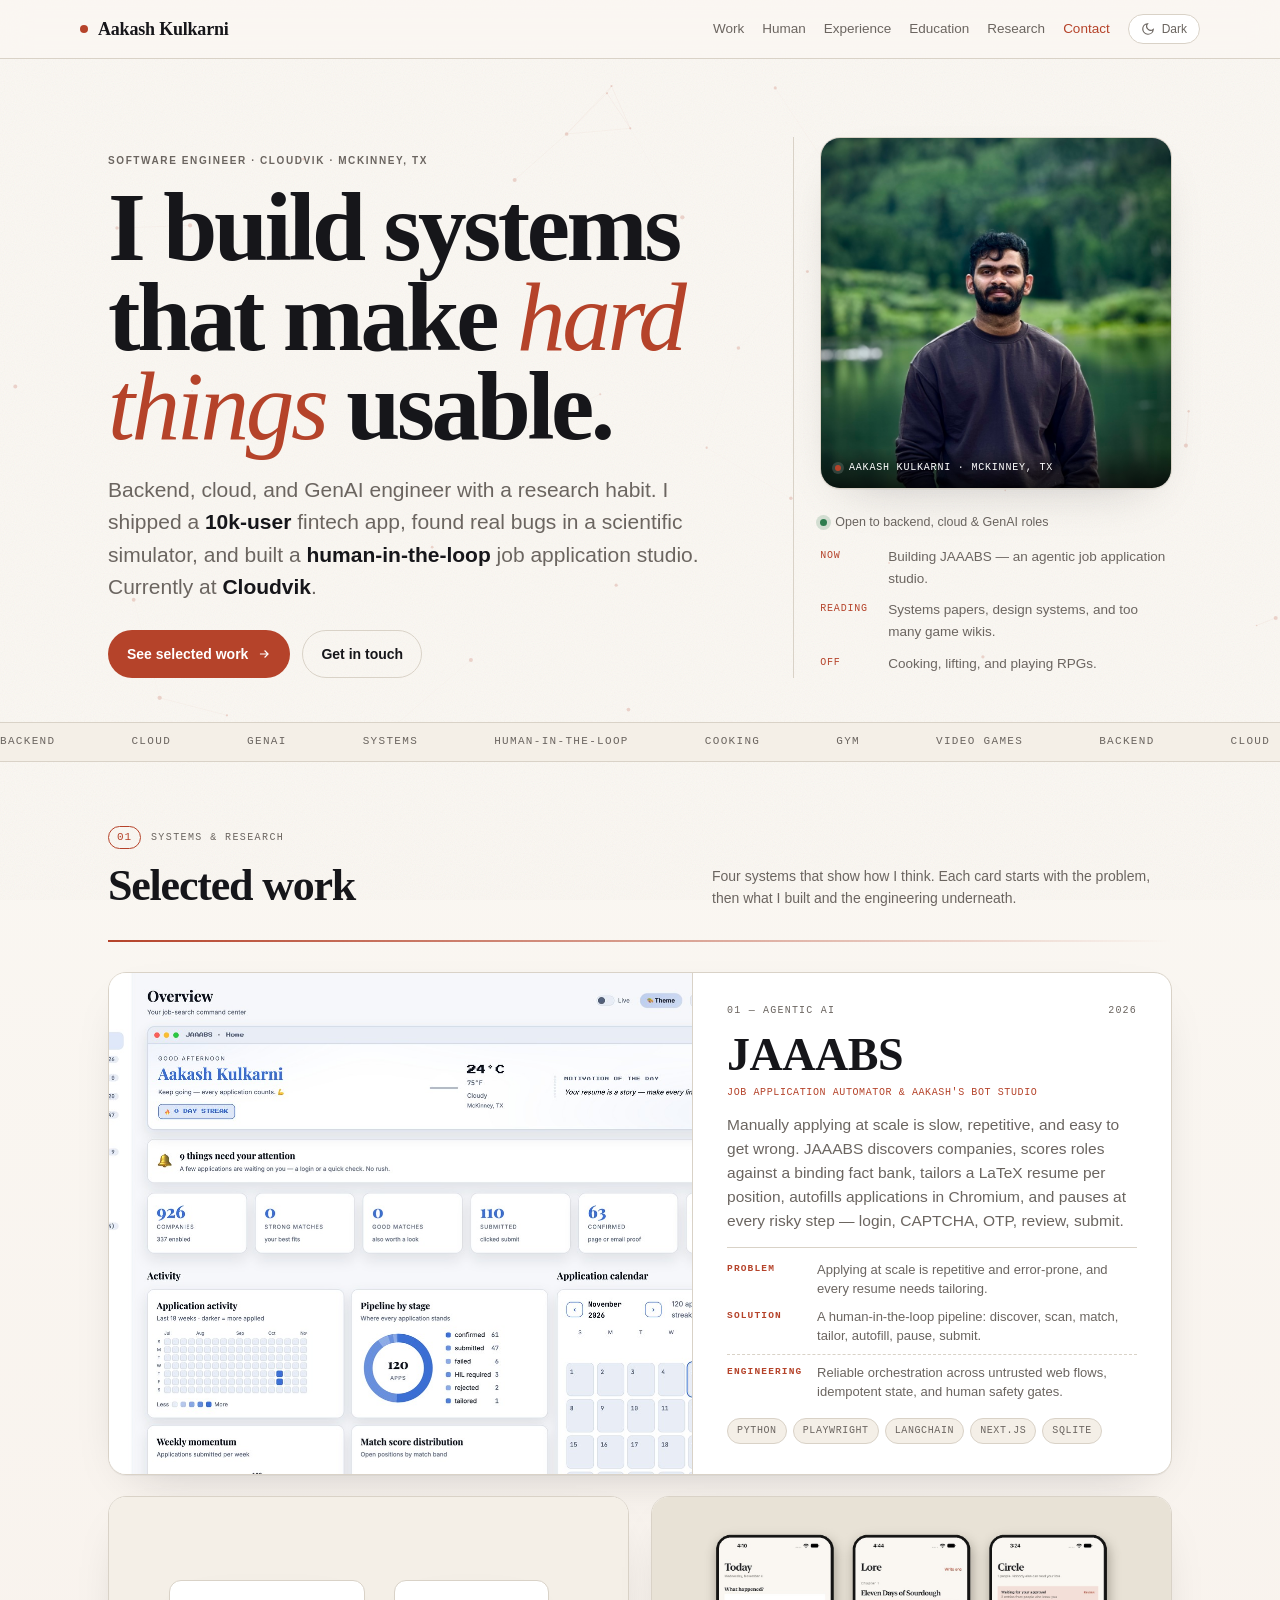
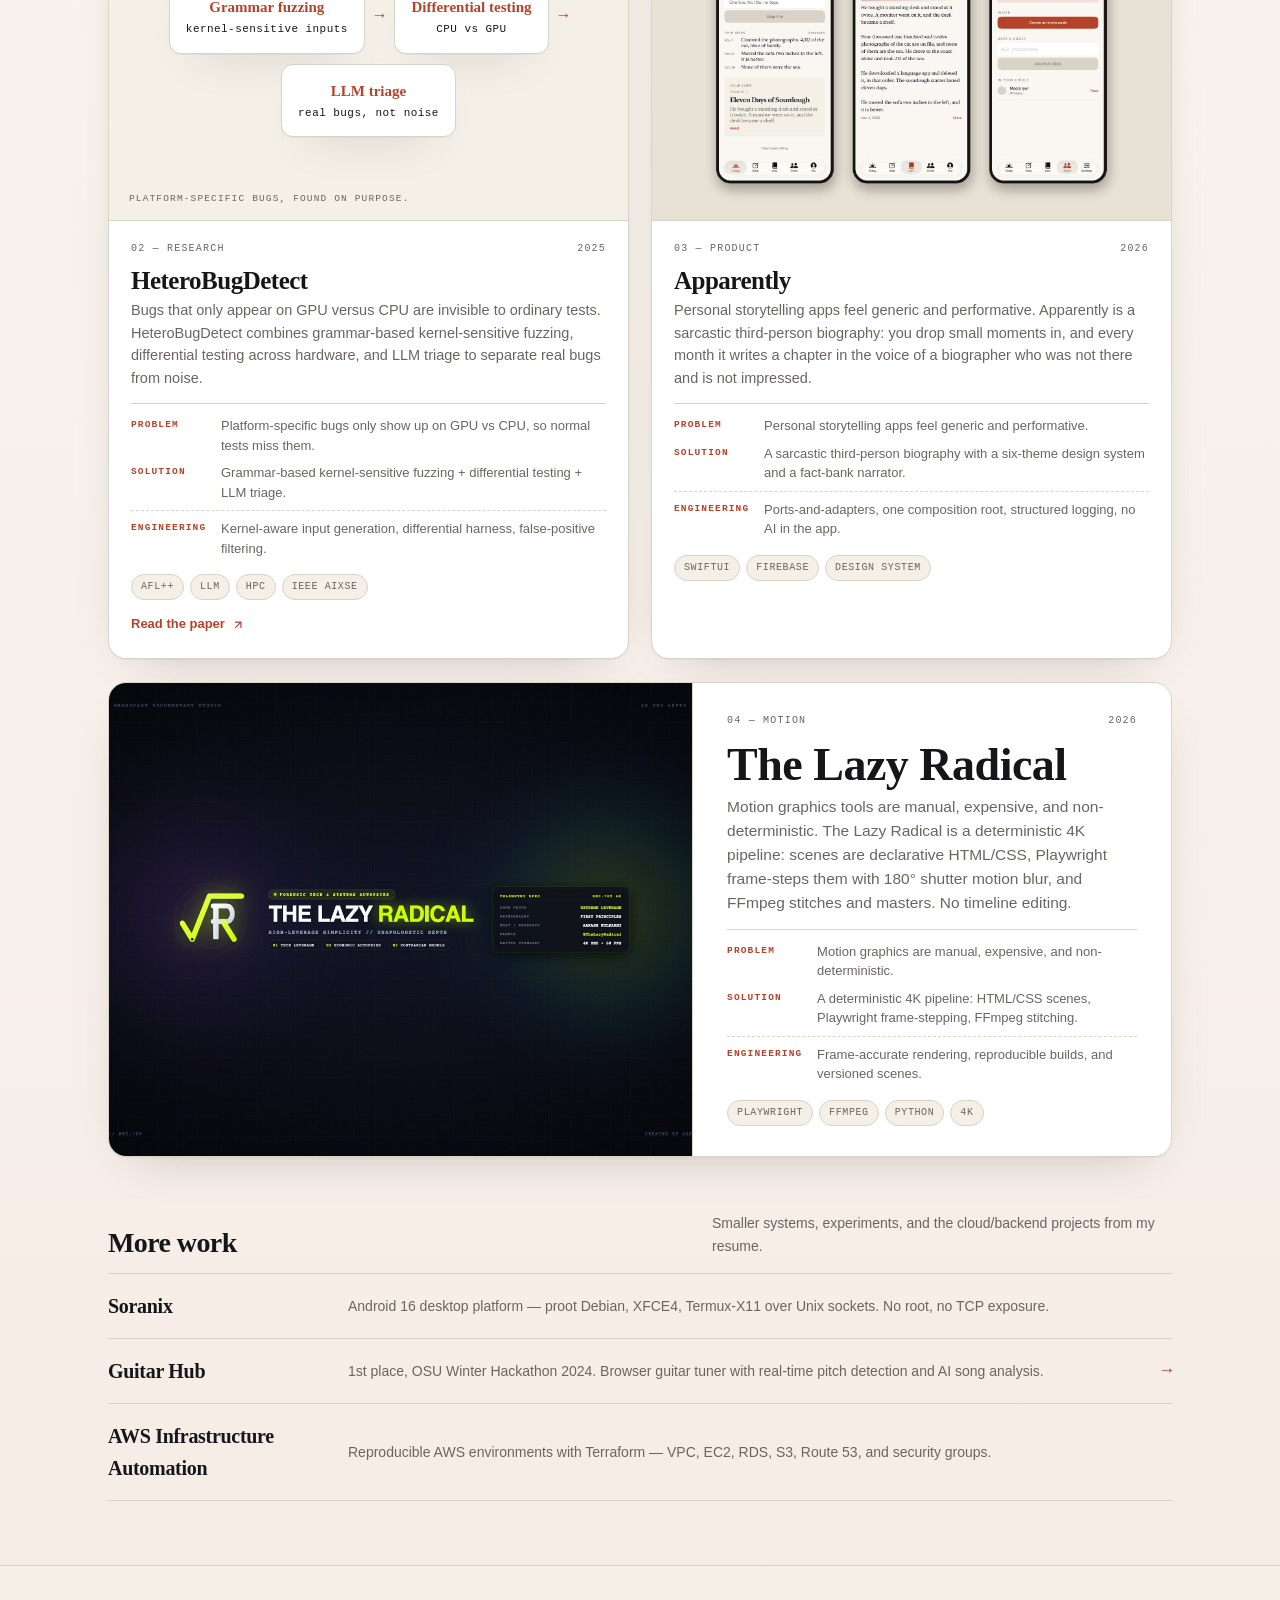
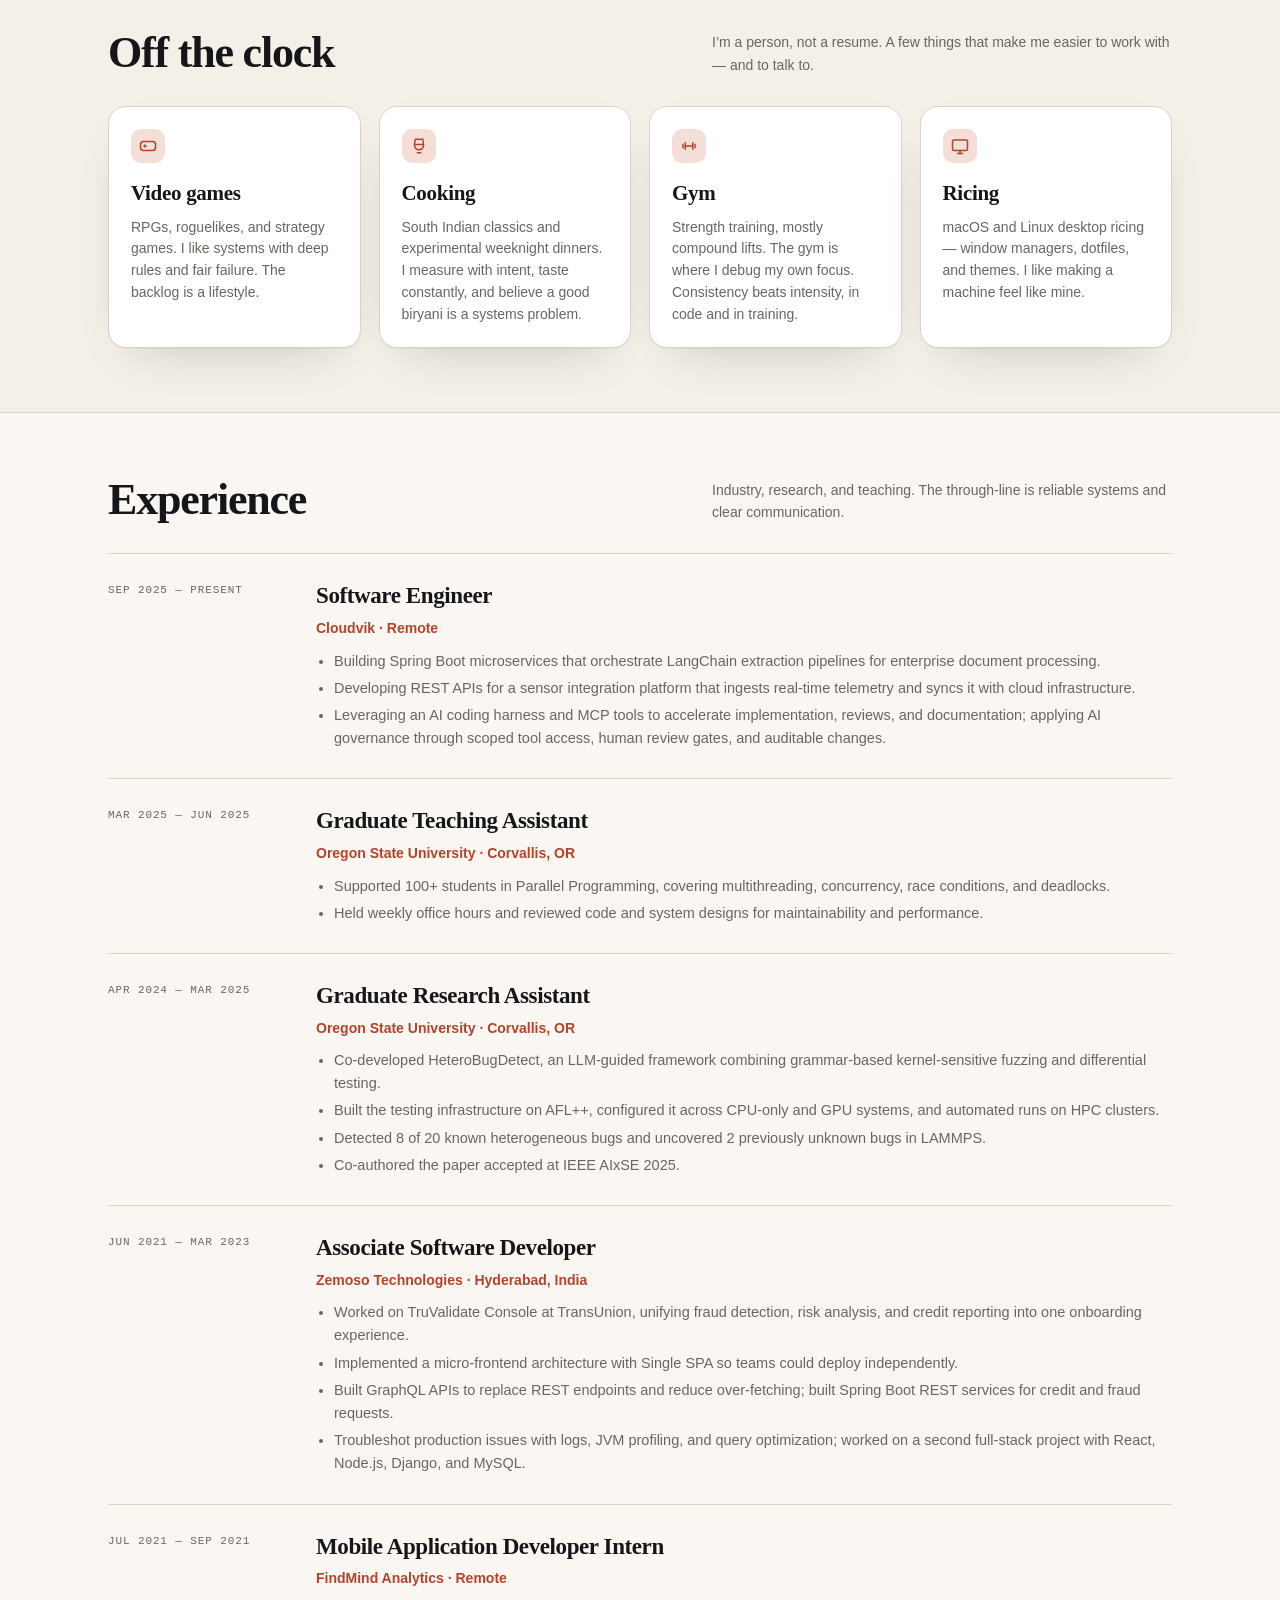
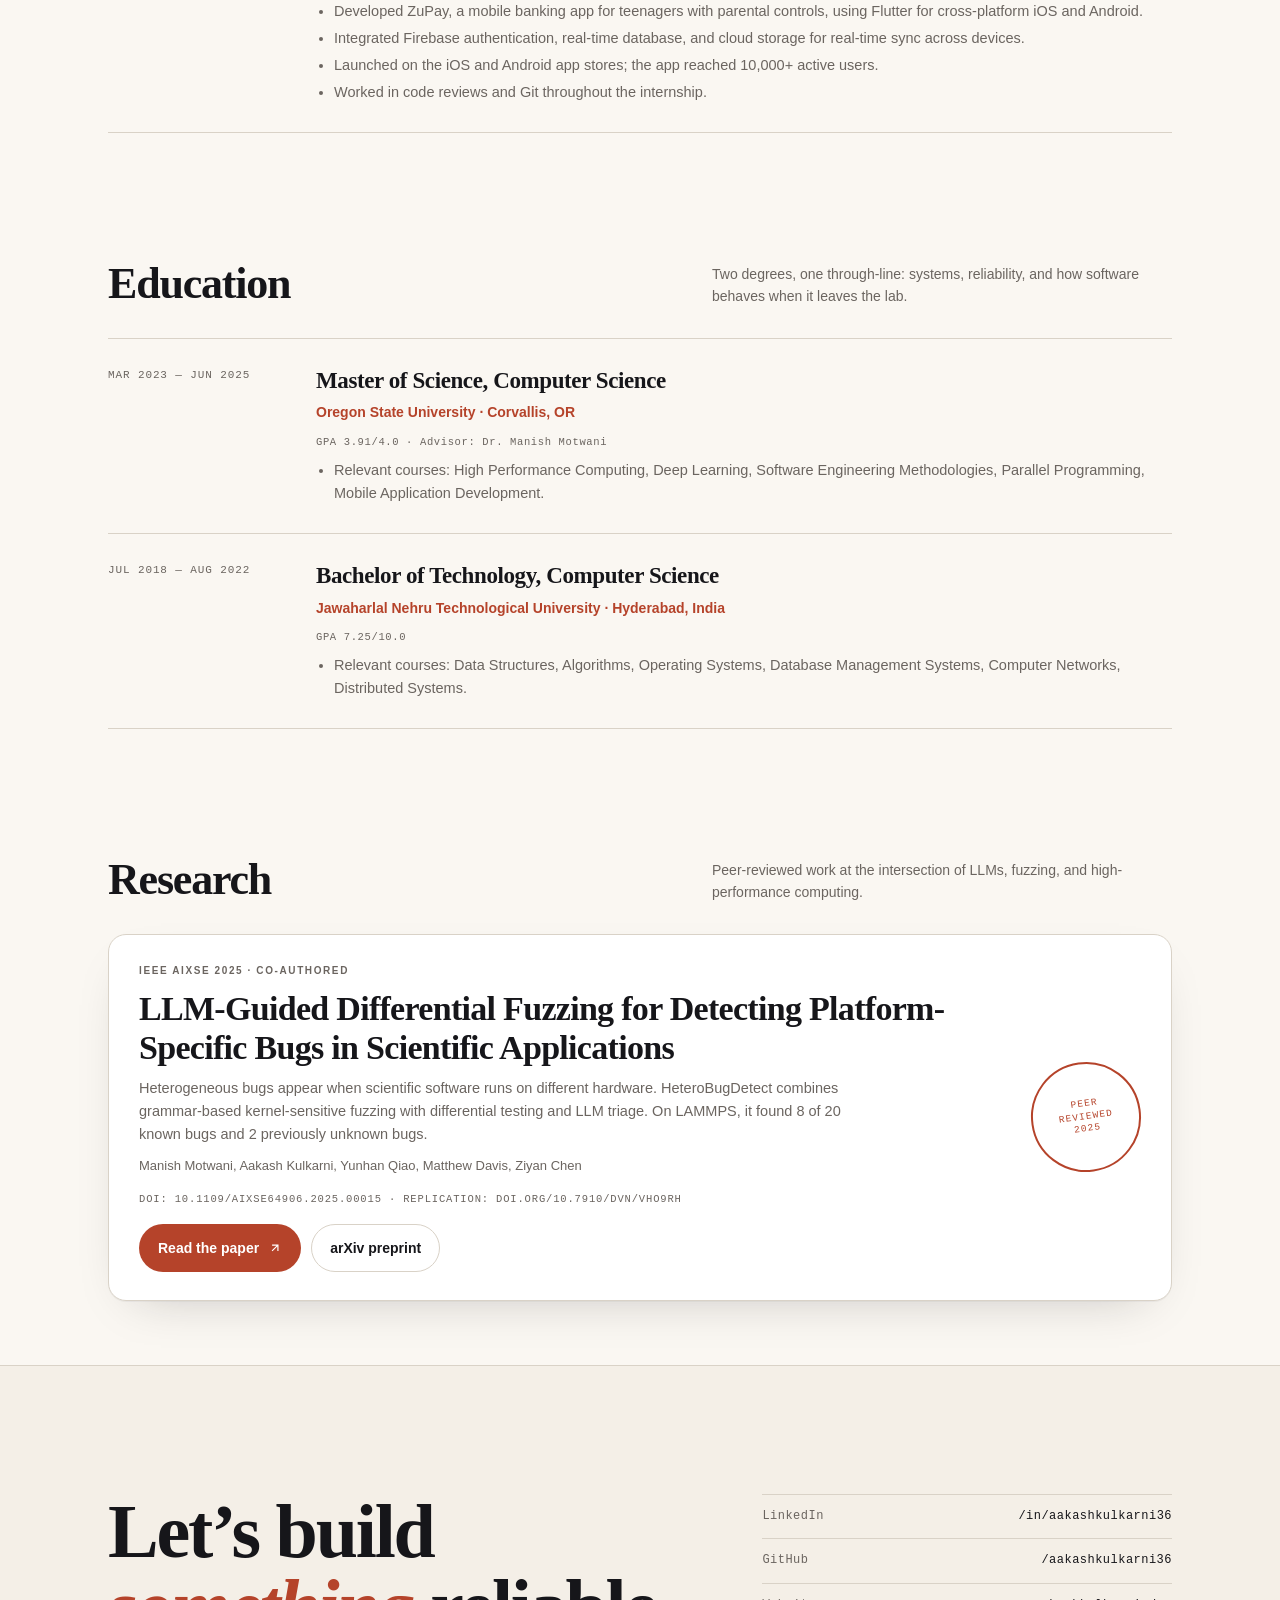
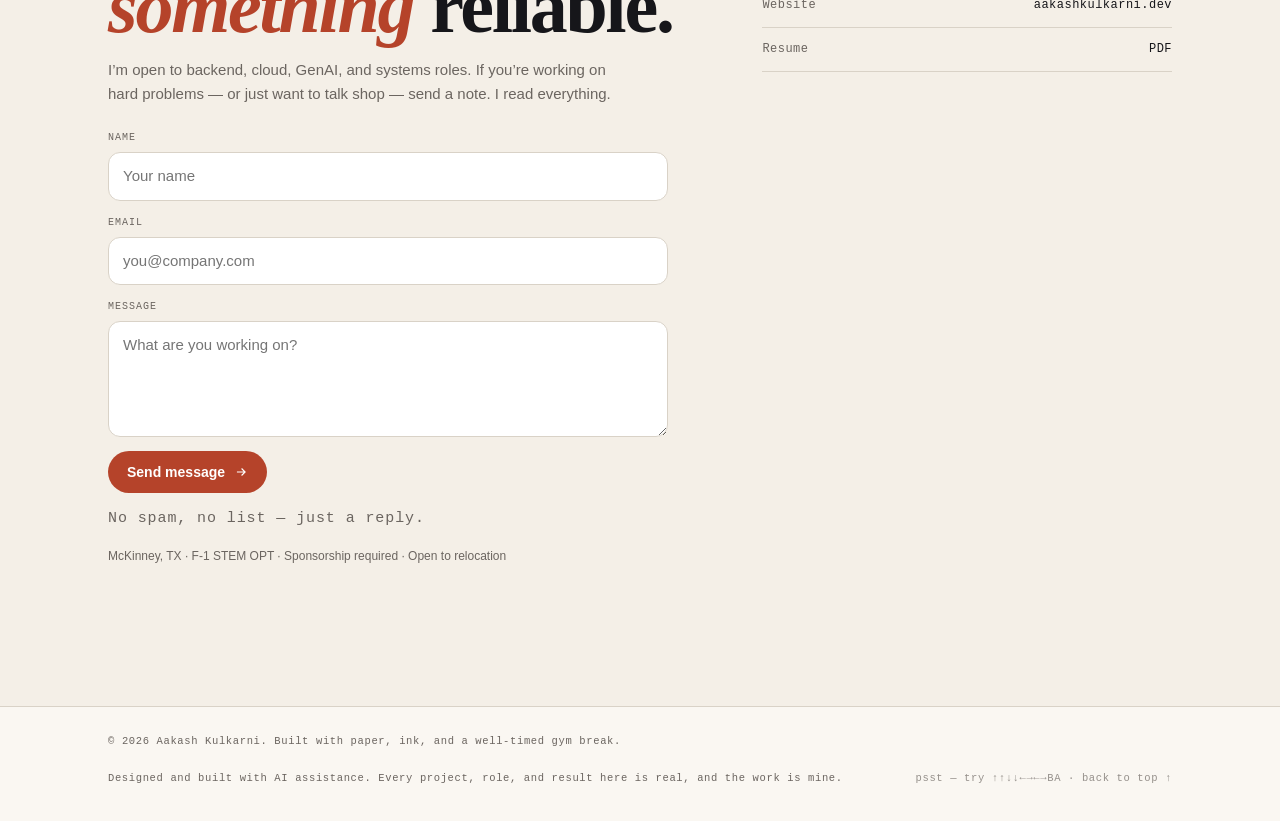
<file: index.html>
<!doctype html>
<html lang="en" data-theme="light">
<head>
<meta charset="utf-8">
<meta name="viewport" content="width=device-width, initial-scale=1">
<title>Aakash Kulkarni — Software Engineer</title>
<meta name="description" content="Backend, cloud, and GenAI engineer at Cloudvik. I build systems that make hard things usable — JAAABS, HeteroBugDetect, Apparently, and The Lazy Radical.">
<meta name="author" content="Aakash Kulkarni">
<meta name="robots" content="index, follow">
<meta name="theme-color" content="#FAF7F2">
<meta name="color-scheme" content="light dark">
<link rel="canonical" href="https://www.aakashkulkarni.dev/">
<link rel="preload" as="image" href="assets/aakash.jpg">
<meta property="og:type" content="website">
<meta property="og:site_name" content="Aakash Kulkarni">
<meta property="og:title" content="Aakash Kulkarni — Software Engineer">
<meta property="og:description" content="Backend, cloud, and GenAI engineer at Cloudvik. Building JAAABS, a human-in-the-loop job application studio.">
<meta property="og:url" content="https://www.aakashkulkarni.dev/">
<meta property="og:image" content="https://www.aakashkulkarni.dev/assets/jaaabs-dashboard-light.jpg">
<meta property="og:image:alt" content="JAAABS job application studio dashboard">
<meta name="twitter:card" content="summary_large_image">
<meta name="twitter:title" content="Aakash Kulkarni — Software Engineer">
<meta name="twitter:description" content="Backend, cloud, and GenAI engineer at Cloudvik. Building JAAABS, a human-in-the-loop job application studio.">
<meta name="twitter:image" content="https://www.aakashkulkarni.dev/assets/jaaabs-dashboard-light.jpg">
<link rel="icon" href="data:image/svg+xml,<svg xmlns='http://www.w3.org/2000/svg' viewBox='0 0 100 100'><rect width='100' height='100' rx='22' fill='%23FAF7F2'/><text x='50' y='68' font-size='56' text-anchor='middle' font-family='Georgia' fill='%23B5432A'>A</text></svg>">
<style>
  :root{
    --canvas:#FAF7F2; --surface:#FFFFFF; --muted:#F4EFE7;
    --ink:#16161A; --ink2:#6B6560; --line:#D9D2C7;
    --accent:#B5432A; --accentSoft:#F3DED8; --onAccent:#FFFFFF;
    --serif:"New York","Iowan Old Style","Palatino Linotype","Book Antiqua",Georgia,serif;
    --sans:-apple-system,BlinkMacSystemFont,"SF Pro Text","Helvetica Neue",Arial,sans-serif;
    --mono:"SF Mono","JetBrains Mono",ui-monospace,Menlo,monospace;
    --radius:18px; --max:1120px;
    --shadow:0 1px 0 rgba(22,22,26,.04),0 18px 50px -28px rgba(22,22,26,.28);
  }
  html[data-theme="dark"]{
    --canvas:#121214; --surface:#1B1A1D; --muted:#232226;
    --ink:#F2EDE6; --ink2:#B8B0A6; --line:#3A3834;
    --accent:#E0593C; --accentSoft:#3A211C; --onAccent:#121214;
    --shadow:0 1px 0 rgba(0,0,0,.25),0 18px 50px -28px rgba(0,0,0,.7);
  }
  /* palettes — light + dark, from Apparently's tokens */
  body.theme-slate{--canvas:#F4F5F7;--surface:#FFFFFF;--muted:#EAEDF1;--ink:#14161A;--ink2:#5C6270;--line:#DFE2E7;--accent:#2F5BD7;--accentSoft:#E3EAFC;--onAccent:#FFFFFF}
  html[data-theme="dark"] body.theme-slate{--canvas:#0E1014;--surface:#161A20;--muted:#1C2129;--ink:#ECEFF3;--ink2:#9AA3B0;--line:#242A33;--accent:#6C8CFF;--accentSoft:#1B2440;--onAccent:#0E1014}
  body.theme-oxblood{--canvas:#F7F1E8;--surface:#FFFBF4;--muted:#F0E7D9;--ink:#1B1714;--ink2:#6E6259;--line:#DCCFBF;--accent:#7A1F2B;--accentSoft:#F0DADB;--onAccent:#FFFFFF}
  html[data-theme="dark"] body.theme-oxblood{--canvas:#14100E;--surface:#1D1815;--muted:#251E19;--ink:#F0E7DA;--ink2:#A99A8A;--line:#2E2721;--accent:#C85562;--accentSoft:#3A1D22;--onAccent:#14100E}
  body.theme-moss{--canvas:#F4F5EF;--surface:#FFFFFF;--muted:#E9EDE3;--ink:#171A17;--ink2:#5F665C;--line:#DDE0D5;--accent:#3E5B3A;--accentSoft:#E1E8DA;--onAccent:#FFFFFF}
  html[data-theme="dark"] body.theme-moss{--canvas:#0F1210;--surface:#171B18;--muted:#1E241F;--ink:#E9EDE6;--ink2:#9AA396;--line:#262B26;--accent:#8FB07F;--accentSoft:#23301F;--onAccent:#0F1210}
  body.theme-ink{--canvas:#F6F4F0;--surface:#FFFFFF;--muted:#EFEBE4;--ink:#1A1A1A;--ink2:#6A6862;--line:#E2DED7;--accent:#8A6A3B;--accentSoft:#EFE6D8;--onAccent:#FFFFFF}
  html[data-theme="dark"] body.theme-ink{--canvas:#111111;--surface:#191919;--muted:#222120;--ink:#EDEBE7;--ink2:#9B978F;--line:#2A2A2A;--accent:#C9A46A;--accentSoft:#2E2A22;--onAccent:#111111}
  body.theme-plum{--canvas:#F5F2F6;--surface:#FFFFFF;--muted:#ECE7F1;--ink:#191621;--ink2:#635E6E;--line:#DFD9E3;--accent:#5B3A8E;--accentSoft:#E8E0F3;--onAccent:#FFFFFF}
  html[data-theme="dark"] body.theme-plum{--canvas:#0F0D14;--surface:#17141D;--muted:#1E1A26;--ink:#EDE9F4;--ink2:#9C95AC;--line:#272132;--accent:#A98BE0;--accentSoft:#241B36;--onAccent:#0F0D14}
  .type-classic{--serif:"New York","Iowan Old Style","Palatino Linotype","Book Antiqua",Georgia,serif;--sans:"New York","Iowan Old Style","Palatino Linotype","Book Antiqua",Georgia,serif}
  .type-modern{--serif:-apple-system,BlinkMacSystemFont,"SF Pro Display","Helvetica Neue",Arial,sans-serif;--sans:-apple-system,BlinkMacSystemFont,"SF Pro Text","Helvetica Neue",Arial,sans-serif}

  *{box-sizing:border-box}
  html{scroll-behavior:smooth}
  body{
    margin:0; background:var(--canvas); color:var(--ink);
    font-family:var(--sans); font-size:17px; line-height:1.6;
    -webkit-font-smoothing:antialiased; transition:background .35s ease,color .35s ease;
    background-image:
      radial-gradient(1200px 600px at 80% -10%, color-mix(in srgb, var(--accent) 8%, transparent), transparent 60%),
      radial-gradient(900px 500px at -10% 30%, color-mix(in srgb, var(--accent) 5%, transparent), transparent 60%);
  }
  body::before{
    content:""; position:fixed; inset:0; pointer-events:none; z-index:0; opacity:.35;
    background-image:url("data:image/svg+xml,%3Csvg xmlns='http://www.w3.org/2000/svg' width='140' height='140'%3E%3Cfilter id='n'%3E%3CfeTurbulence type='fractalNoise' baseFrequency='.9' numOctaves='2' stitchTiles='stitch'/%3E%3C/filter%3E%3Crect width='100%25' height='100%25' filter='url(%23n)' opacity='.18'/%3E%3C/svg%3E");
    mix-blend-mode:multiply;
  }
  html[data-theme="dark"] body::before{mix-blend-mode:screen;opacity:.18}
  .wrap{max-width:var(--max);margin:0 auto;padding:0 28px;position:relative;z-index:1}
  a{color:var(--accent);text-decoration:none}
  a:hover{text-decoration:underline;text-underline-offset:3px}
  ::selection{background:var(--accentSoft);color:var(--ink)}
  .serif{font-family:var(--serif)}
  .mono{font-family:var(--mono)}
  .eyebrow{font-family:var(--sans);font-size:10px;font-weight:600;letter-spacing:.16em;text-transform:uppercase;color:var(--ink2)}
  .rule{height:1px;background:var(--line);border:0;margin:0}
  .accent-rule{height:2px;background:linear-gradient(90deg,var(--accent),transparent);border:0;margin:0}
  .skip{position:absolute;left:-9999px;top:0;background:var(--accent);color:var(--onAccent);padding:10px 14px;border-radius:0 0 10px 0;z-index:200}
  .skip:focus{left:0}

  /* scroll progress */
  .scroll-progress{position:fixed;top:0;left:0;height:3px;width:0;background:var(--accent);z-index:120;transition:width .08s linear}

  /* header */
  header{position:sticky;top:0;z-index:20;backdrop-filter:blur(14px);background:color-mix(in srgb,var(--canvas) 82%,transparent);border-bottom:1px solid var(--line)}
  .nav{display:flex;align-items:center;gap:18px;padding:14px 0}
  .brand{display:flex;align-items:baseline;gap:10px;font-family:var(--serif);font-weight:700;font-size:18px;letter-spacing:-.2px}
  .brand .dot{width:8px;height:8px;border-radius:50%;background:var(--accent);display:inline-block;transform:translateY(-2px)}
  .nav-links{margin-left:auto;display:flex;gap:18px;align-items:center}
  .nav-links a{color:var(--ink2);font-size:13.5px;font-weight:500}
  .nav-links a:hover,.nav-links a.active{color:var(--accent);text-decoration:none}
  .theme-btn{display:inline-flex;align-items:center;gap:7px;border:1px solid var(--line);background:var(--surface);color:var(--ink2);border-radius:999px;padding:7px 12px;font-size:12px;cursor:pointer;font-family:var(--sans);transition:border-color .2s,color .2s}
  .theme-btn:hover{border-color:var(--accent);color:var(--accent)}
  .theme-btn svg{width:14px;height:14px}
  @media(max-width:820px){.nav-links a{display:none}.nav{gap:10px}}

  /* hero */
  .hero-shell{position:relative;overflow:hidden;border-bottom:1px solid var(--line)}
  .hero-canvas{position:absolute;inset:0;width:100%;height:100%;z-index:0;pointer-events:none;opacity:.55}
  .hero{position:relative;z-index:1;padding:78px 28px 44px;display:grid;grid-template-columns:1.25fr .75fr;gap:54px;align-items:end}
  .hero > div,.hero > aside{position:relative;z-index:1}
  .hero h1{font-family:var(--serif);font-weight:700;font-size:clamp(50px,7.6vw,100px);line-height:.92;letter-spacing:-3.4px;margin:0 0 22px}
  .hero h1 em{font-style:italic;color:var(--accent);font-weight:500}
  .hero .lede{font-size:clamp(17px,2vw,21px);line-height:1.55;color:var(--ink2);max-width:640px;margin:0 0 26px}
  .hero .lede strong{color:var(--ink);font-weight:600}
  .hero-actions{display:flex;flex-wrap:wrap;gap:12px;align-items:center}
  .btn{display:inline-flex;align-items:center;gap:9px;border-radius:999px;padding:12px 18px;font-size:14px;font-weight:600;font-family:var(--sans);border:1px solid transparent;cursor:pointer;transition:transform .2s,background .2s,border-color .2s}
  .btn-primary{background:var(--accent);color:var(--onAccent)}
  .btn-primary:hover{transform:translateY(-1px);text-decoration:none;filter:brightness(1.03)}
  .btn-ghost{background:transparent;border-color:var(--line);color:var(--ink)}
  .btn-ghost:hover{border-color:var(--accent);color:var(--accent);text-decoration:none}
  .hero-side{border-left:1px solid var(--line);padding-left:26px;padding-bottom:4px}
  .portrait{margin:0 0 18px;position:relative;border-radius:20px;overflow:hidden;border:1px solid var(--line);box-shadow:var(--shadow);background:var(--surface);will-change:transform}
  .portrait img{display:block;width:100%;height:auto;aspect-ratio:1;object-fit:cover;transition:transform .6s ease}
  .portrait:hover img{transform:scale(1.02)}
  .portrait figcaption{position:absolute;left:0;right:0;bottom:0;padding:12px 14px;font-family:var(--mono);font-size:10px;letter-spacing:.08em;text-transform:uppercase;color:#fff;background:linear-gradient(0deg,rgba(0,0,0,.6),transparent);display:flex;align-items:center;gap:8px}
  .portrait figcaption .dot{width:6px;height:6px;border-radius:50%;background:var(--accent);box-shadow:0 0 0 3px rgba(255,255,255,.15)}
  .status{display:inline-flex;align-items:center;gap:8px;font-size:12.5px;color:var(--ink2);margin-bottom:14px}
  .status .live{width:7px;height:7px;border-radius:50%;background:#2E7D4F;box-shadow:0 0 0 4px color-mix(in srgb,#2E7D4F 18%,transparent);animation:pulse 2.4s infinite}
  .now-list{list-style:none;padding:0;margin:0;display:grid;gap:10px}
  .now-list li{display:flex;gap:10px;font-size:13.5px;color:var(--ink2)}
  .now-list .k{font-family:var(--mono);font-size:10px;letter-spacing:.08em;text-transform:uppercase;color:var(--accent);min-width:58px;padding-top:2px}
  @media(max-width:900px){.hero{grid-template-columns:1fr;gap:30px}.hero-side{border-left:0;border-top:1px solid var(--line);padding-left:0;padding-top:22px}}

  /* ticker */
  .ticker{border-top:0;border-bottom:1px solid var(--line);overflow:hidden;background:var(--muted);position:relative;z-index:1}
  .ticker-track{display:flex;gap:38px;white-space:nowrap;padding:10px 0;animation:marquee 34s linear infinite;font-family:var(--mono);font-size:11px;letter-spacing:.12em;text-transform:uppercase;color:var(--ink2)}
  .ticker-track span{display:inline-flex;align-items:center;gap:10px}
  .ticker-track i{width:5px;height:5px;border-radius:50%;background:var(--accent);display:inline-block}
  .ticker:hover .ticker-track{animation-play-state:paused}
  @keyframes marquee{from{transform:translateX(0)}to{transform:translateX(-50%)}}

  /* sections */
  section{padding:64px 0}
  #work{background:linear-gradient(180deg,var(--canvas) 0%,color-mix(in srgb,var(--canvas) 94%,var(--accent)) 100%)}
  .sec-head{display:flex;align-items:end;justify-content:space-between;gap:20px;margin-bottom:30px}
  .sec-head h2{font-family:var(--serif);font-size:clamp(30px,4vw,44px);line-height:1.05;letter-spacing:-1.2px;margin:0}
  .sec-head p{margin:0;color:var(--ink2);font-size:14px;max-width:460px}
  .sec-head .count{font-family:var(--mono);font-size:11px;color:var(--ink2);letter-spacing:.12em;text-transform:uppercase}
  .sec-kicker{display:flex;align-items:center;gap:10px;margin-bottom:14px}
  .sec-kicker .num{font-family:var(--mono);font-size:11px;letter-spacing:.08em;color:var(--accent);border:1px solid var(--accent);border-radius:999px;padding:2px 8px}
  .sec-kicker .label{font-family:var(--mono);font-size:10px;letter-spacing:.14em;text-transform:uppercase;color:var(--ink2)}
  .work-rule{height:2px;background:linear-gradient(90deg,var(--accent),transparent);border:0;margin:0 0 30px}

  /* work */
  .work-grid{display:grid;grid-template-columns:1fr 1fr;gap:22px}
  .card{background:var(--surface);border:1px solid var(--line);border-radius:var(--radius);overflow:hidden;box-shadow:var(--shadow);transition:transform .2s ease,box-shadow .25s ease;position:relative;will-change:transform}
  .card:hover{box-shadow:0 24px 60px -30px rgba(22,22,26,.45)}
  .card-media{aspect-ratio:16/10;overflow:hidden;background:var(--muted);border-bottom:1px solid var(--line)}
  .card-media img{width:100%;height:100%;object-fit:cover;object-position:top;display:block;transition:transform .5s ease}
  .card:hover .card-media img{transform:scale(1.035)}
  .card-body{padding:20px 22px 22px}
  .card-kicker{display:flex;justify-content:space-between;gap:12px;font-family:var(--mono);font-size:10px;letter-spacing:.12em;text-transform:uppercase;color:var(--ink2);margin-bottom:10px}
  .card h3{font-family:var(--serif);font-size:25px;line-height:1.12;letter-spacing:-.5px;margin:0 0 4px}
  .aka{font-family:var(--mono);font-size:10px;letter-spacing:.06em;text-transform:uppercase;color:var(--accent);margin-bottom:12px}
  .card p{margin:0;color:var(--ink2);font-size:14.5px;line-height:1.55}
  .ps{display:grid;gap:8px;margin:14px 0 0;padding:12px 0 0;border-top:1px solid var(--line)}
  .ps-row{display:grid;grid-template-columns:78px 1fr;gap:12px;font-size:13px;line-height:1.5;color:var(--ink2)}
  .ps-row b{font-family:var(--mono);font-size:9.5px;letter-spacing:.12em;text-transform:uppercase;color:var(--accent);padding-top:2px}
  .ps-row.eng{border-top:1px dashed var(--line);padding-top:8px}
  .card .arrow{display:inline-flex;align-items:center;gap:6px;margin-top:14px;font-size:13px;font-weight:600;color:var(--accent)}
  .card .arrow svg{width:14px;height:14px;transition:transform .2s}
  .card:hover .arrow svg{transform:translate(2px,-2px)}
  .card.feature{grid-column:1/-1;display:grid;grid-template-columns:1.1fr .9fr;align-items:stretch}
  .card.feature .card-media{aspect-ratio:auto;border-bottom:0;border-right:1px solid var(--line);min-height:360px}
  .card.feature .card-body{display:flex;flex-direction:column;justify-content:center;padding:30px 34px}
  .card.feature h3{font-size:clamp(30px,4vw,46px)}
  .card.feature p{font-size:15.5px}
  .card .tags{display:flex;flex-wrap:wrap;gap:6px;margin-top:16px}
  .tag{font-family:var(--mono);font-size:10px;letter-spacing:.06em;text-transform:uppercase;color:var(--ink2);border:1px solid var(--line);border-radius:999px;padding:4px 9px;background:var(--muted)}
  @media(max-width:820px){.work-grid{grid-template-columns:1fr}.card.feature{grid-template-columns:1fr}.card.feature .card-media{border-right:0;border-bottom:1px solid var(--line);min-height:220px}}

  .more-work{margin-top:8px}
  .more-list{display:grid;gap:0;border-top:1px solid var(--line)}
  .more-item{display:grid;grid-template-columns:220px 1fr auto;gap:20px;align-items:center;padding:16px 0;border-bottom:1px solid var(--line);color:var(--ink)}
  a.more-item:hover{color:var(--accent);text-decoration:none}
  .more-name{font-family:var(--serif);font-size:20px;font-weight:600;letter-spacing:-.3px}
  .more-desc{font-size:14px;color:var(--ink2)}
  .more-arrow{font-family:var(--mono);color:var(--accent)}
  @media(max-width:700px){.more-item{grid-template-columns:1fr auto}.more-desc{grid-column:1/-1}}

  /* diagram */
  .diagram{aspect-ratio:16/10;background:var(--muted);border-bottom:1px solid var(--line);display:flex;align-items:center;justify-content:center;padding:24px;position:relative;overflow:hidden}
  .diagram-flow{display:flex;align-items:center;gap:10px;flex-wrap:wrap;justify-content:center}
  .diagram-node{border:1px solid var(--line);background:var(--surface);border-radius:12px;padding:14px 16px;font-family:var(--mono);font-size:11px;letter-spacing:.04em;color:var(--ink);text-align:center;box-shadow:var(--shadow)}
  .diagram-node b{display:block;font-family:var(--serif);font-size:15px;letter-spacing:0;margin-bottom:2px;color:var(--accent)}
  .diagram-arrow{color:var(--accent);font-family:var(--mono);font-size:16px}
  .diagram-caption{position:absolute;left:20px;bottom:14px;font-family:var(--mono);font-size:9.5px;letter-spacing:.12em;text-transform:uppercase;color:var(--ink2)}
  .diagram-pipeline{display:grid;grid-template-columns:1fr;gap:10px;width:min(420px,100%)}
  .diagram-pipeline .row{display:flex;align-items:center;gap:10px}
  .diagram-pipeline .row span{flex:0 0 auto}
  .diagram-pipeline .row .line{flex:1;height:1px;background:var(--line)}
  .diagram-pipeline .node{border:1px solid var(--line);background:var(--surface);border-radius:10px;padding:10px 12px;font-family:var(--mono);font-size:10.5px;letter-spacing:.04em;color:var(--ink);text-align:left;box-shadow:var(--shadow);white-space:nowrap}
  .diagram-pipeline .node b{color:var(--accent);font-family:var(--serif);font-size:14px;letter-spacing:0;margin-right:6px}

  /* human */
  .human-grid{display:grid;grid-template-columns:repeat(auto-fit,minmax(240px,1fr));gap:18px}
  .human-card{background:var(--surface);border:1px solid var(--line);border-radius:var(--radius);padding:22px;box-shadow:var(--shadow);transition:transform .2s ease,box-shadow .25s ease}
  .human-card:hover{transform:translateY(-3px);box-shadow:0 20px 50px -30px rgba(22,22,26,.4)}
  .human-card .icon{width:34px;height:34px;border-radius:10px;background:var(--accentSoft);color:var(--accent);display:flex;align-items:center;justify-content:center;margin-bottom:14px}
  .human-card .icon svg{width:18px;height:18px}
  .human-card h3{font-family:var(--serif);font-size:21px;margin:0 0 6px;letter-spacing:-.3px}
  .human-card p{margin:0;color:var(--ink2);font-size:14px;line-height:1.55}
  .human-card .mini{margin-top:12px;font-family:var(--mono);font-size:10px;letter-spacing:.1em;text-transform:uppercase;color:var(--accent);display:inline-block}
  .human-card .mini:hover{text-decoration:underline}
  @media(max-width:820px){.human-grid{grid-template-columns:1fr}}

  /* experience + education */
  .exp-list,.edu-list{display:grid;gap:0}
  .exp-item,.edu-item{display:grid;grid-template-columns:180px 1fr;gap:28px;padding:24px 0;border-top:1px solid var(--line)}
  .exp-item:last-child,.edu-item:last-child{border-bottom:1px solid var(--line)}
  .exp-date,.edu-date{font-family:var(--mono);font-size:11px;letter-spacing:.08em;text-transform:uppercase;color:var(--ink2);padding-top:4px}
  .exp-role h3,.edu-role h3{font-family:var(--serif);font-size:23px;margin:0 0 2px;letter-spacing:-.4px}
  .exp-role .co,.edu-role .co{font-size:14px;color:var(--accent);font-weight:600;margin-bottom:10px}
  .exp-role ul,.edu-role ul{margin:0;padding-left:18px;color:var(--ink2);font-size:14.5px;line-height:1.6}
  .exp-role li,.edu-role li{margin-bottom:4px}
  .edu-role .meta{font-family:var(--mono);font-size:10.5px;letter-spacing:.06em;color:var(--ink2);margin:4px 0 8px}
  @media(max-width:700px){.exp-item,.edu-item{grid-template-columns:1fr;gap:8px}}

  /* research */
  .paper{border:1px solid var(--line);background:var(--surface);border-radius:var(--radius);padding:28px 30px;box-shadow:var(--shadow);display:grid;grid-template-columns:1fr auto;gap:26px;align-items:center}
  .paper h3{font-family:var(--serif);font-size:clamp(24px,3vw,34px);line-height:1.15;letter-spacing:-.7px;margin:0 0 10px}
  .paper p{margin:0;color:var(--ink2);font-size:14.5px;max-width:720px}
  .paper .authors{font-size:13px;color:var(--ink2);margin:10px 0 0}
  .paper .meta{margin-top:14px;font-family:var(--mono);font-size:10.5px;letter-spacing:.08em;text-transform:uppercase;color:var(--ink2)}
  .paper .stamp{width:110px;height:110px;border:2px solid var(--accent);border-radius:50%;display:flex;align-items:center;justify-content:center;text-align:center;font-family:var(--mono);font-size:9.5px;letter-spacing:.12em;text-transform:uppercase;color:var(--accent);transform:rotate(-8deg);line-height:1.35;flex:0 0 auto}
  .paper-actions{display:flex;gap:10px;flex-wrap:wrap;margin-top:16px}
  @media(max-width:700px){.paper{grid-template-columns:1fr}.paper .stamp{display:none}}

  /* contact */
  .contact{background:var(--muted);border-top:1px solid var(--line);border-bottom:1px solid var(--line)}
  .contact-inner{padding:64px 28px;display:grid;grid-template-columns:1.2fr .8fr;gap:40px;align-items:start}
  .contact h2{font-family:var(--serif);font-size:clamp(40px,6vw,76px);line-height:.98;letter-spacing:-2.2px;margin:0}
  .contact h2 em{font-style:italic;color:var(--accent)}
  .contact p{color:var(--ink2);font-size:15px;max-width:520px}
  .contact-links{display:grid;gap:0;font-family:var(--mono);font-size:12px;letter-spacing:.04em}
  .contact-links a{display:flex;justify-content:space-between;gap:20px;padding:12px 0;border-top:1px solid var(--line);color:var(--ink)}
  .contact-links a:last-child{border-bottom:1px solid var(--line)}
  .contact-links a:hover{color:var(--accent);text-decoration:none}
  .contact-links span{color:var(--ink2)}
  .contact-form{display:grid;gap:14px;max-width:560px;margin-top:24px}
  .field{display:grid;gap:6px}
  .field label{font-family:var(--mono);font-size:10px;letter-spacing:.1em;text-transform:uppercase;color:var(--ink2)}
  .field input,.field textarea{width:100%;background:var(--surface);border:1px solid var(--line);color:var(--ink);border-radius:12px;padding:12px 14px;font-family:var(--sans);font-size:15px;line-height:1.5;outline:none;transition:border-color .2s,box-shadow .2s}
  .field input:focus,.field textarea:focus{border-color:var(--accent);box-shadow:0 0 0 3px var(--accentSoft)}
  .field textarea{resize:vertical;min-height:110px}
  .form-note{font-family:var(--mono);font-size:10px;letter-spacing:.06em;color:var(--ink2);margin:0}
  .contact-form .btn{justify-self:start}
  @media(max-width:820px){.contact-inner{grid-template-columns:1fr;gap:26px}}

  footer{padding:26px 0 34px;font-family:var(--mono);font-size:10.5px;letter-spacing:.06em;color:var(--ink2);display:flex;justify-content:space-between;gap:20px;flex-wrap:wrap}
  footer .hint{cursor:default;opacity:.7}
  footer .hint:hover{opacity:1;color:var(--accent)}
  footer a{color:var(--ink2)}
  footer a:hover{color:var(--accent)}

  /* reveal */
  .reveal{opacity:0;transform:translateY(18px);transition:opacity .7s ease,transform .7s ease}
  .reveal.in{opacity:1;transform:none}
  .work-grid .reveal:nth-child(2){transition-delay:.06s}
  .work-grid .reveal:nth-child(3){transition-delay:.12s}
  .human-grid .reveal:nth-child(2){transition-delay:.06s}
  .human-grid .reveal:nth-child(3){transition-delay:.12s}

  /* modal */
  .modal{position:fixed;inset:0;z-index:60;display:none;align-items:center;justify-content:center;padding:20px;background:color-mix(in srgb,#16161A 55%,transparent);backdrop-filter:blur(6px)}
  .modal.open{display:flex}
  .modal-card{width:min(560px,94vw);background:var(--surface);border:1px solid var(--line);border-radius:22px;box-shadow:0 40px 100px -40px rgba(0,0,0,.6);padding:30px 32px;position:relative;animation:pop .28s ease}
  .modal-card .close{position:absolute;top:14px;right:14px;border:0;background:var(--muted);color:var(--ink2);width:30px;height:30px;border-radius:50%;cursor:pointer;font-size:16px;line-height:1}
  .modal-card h3{font-family:var(--serif);font-size:30px;margin:0 0 4px;letter-spacing:-.6px}
  .modal-card .eyebrow{margin-bottom:12px}
  .modal-card p{font-size:14.5px;color:var(--ink2);line-height:1.6}
  .modal-card .recipe{border-top:1px solid var(--line);margin-top:16px;padding-top:14px;font-family:var(--mono);font-size:11.5px;line-height:1.7;color:var(--ink2)}
  .modal-card .recipe b{color:var(--accent)}
  @keyframes pop{from{opacity:0;transform:translateY(8px) scale(.98)}to{opacity:1;transform:none}}
  @keyframes pulse{50%{opacity:.35}}
  @keyframes fadeUp{from{opacity:0;transform:translateY(12px)}to{opacity:1;transform:none}}
  @keyframes blink{50%{opacity:0}}
  @keyframes floaty{0%,100%{transform:translate3d(0,0,0)}50%{transform:translate3d(0,-18px,0)}}
  .hero h1{animation:fadeUp .8s ease both}
  .hero .lede{animation:fadeUp .8s .12s ease both}
  .hero-actions{animation:fadeUp .8s .2s ease both}
  .hero-side{animation:fadeUp .8s .28s ease both}

  /* ============ CONCEPT: TERMINAL ============ */
  body.concept-terminal{
    --canvas:#080A08; --surface:#0F120F; --muted:#141A14;
    --ink:#DCE8D6; --ink2:#7E8F78; --line:#1E2A1C;
    --accent:#7CFF6B; --accentSoft:#16301A; --onAccent:#080A08;
    --serif:var(--mono); --sans:var(--mono);
    background-image:radial-gradient(900px 500px at 70% -10%, rgba(124,255,107,.08), transparent 60%);
  }
  body.concept-terminal .theme-btn{display:none}
  body.concept-terminal .brand{font-family:var(--mono);font-weight:600;letter-spacing:0}
  body.concept-terminal .hero h1{font-family:var(--mono);font-weight:600;letter-spacing:-2px;font-size:clamp(40px,6.4vw,78px);line-height:.98}
  body.concept-terminal .hero h1 em{font-style:normal;color:var(--accent)}
  body.concept-terminal .hero h1::after{content:"█";color:var(--accent);margin-left:6px;font-size:.62em;animation:blink 1.1s steps(2,end) infinite;vertical-align:baseline}
  body.concept-terminal .hero .lede{font-family:var(--mono);font-size:15px;line-height:1.7}
  body.concept-terminal .hero .eyebrow{color:var(--accent)}
  body.concept-terminal .portrait{border-radius:0}
  body.concept-terminal .portrait figcaption{background:linear-gradient(0deg,rgba(0,0,0,.75),transparent)}
  body.concept-terminal .btn{border-radius:0;font-family:var(--mono);text-transform:uppercase;letter-spacing:.08em;font-size:12px}
  body.concept-terminal .card{border-radius:0;background:var(--surface);box-shadow:none}
  body.concept-terminal .card::before{content:"● ● ●";display:block;padding:10px 14px;border-bottom:1px solid var(--line);font-family:var(--mono);font-size:9px;letter-spacing:.2em;color:var(--ink2);background:var(--muted)}
  body.concept-terminal .card h3{font-family:var(--mono);font-weight:600;letter-spacing:-.6px}
  body.concept-terminal .card .tag{border-radius:0}
  body.concept-terminal .diagram{border-radius:0}
  body.concept-terminal .diagram-node{border-radius:0;box-shadow:none}
  body.concept-terminal .human-card{border-radius:0}
  body.concept-terminal .paper{border-radius:0;box-shadow:none}
  body.concept-terminal .paper .stamp{border-radius:0;transform:none}
  body.concept-terminal .modal-card{border-radius:0}
  body.concept-terminal .ticker{background:var(--muted)}
  body.concept-terminal .ticker-track{color:var(--ink2)}
  body.concept-terminal::after{content:"";position:fixed;inset:0;pointer-events:none;z-index:50;background:repeating-linear-gradient(0deg,rgba(0,0,0,.16) 0 1px,transparent 1px 3px);opacity:.28}
  body.concept-terminal .scroll-progress{height:2px}
  .terminal-command{display:none;font-family:var(--mono);font-size:12px;letter-spacing:.02em;color:var(--ink2);margin-bottom:18px}
  body.concept-terminal .terminal-command{display:block}
  .terminal-command .prompt{color:var(--accent);margin-right:6px}
  .terminal-command .cursor{color:var(--accent);animation:blink 1s steps(2,end) infinite}

  /* ============ CONCEPT: KINETIC ============ */
  body.concept-kinetic .hero-shell{background:var(--canvas)}
  body.concept-kinetic .hero{padding:104px 0 64px;grid-template-columns:1.35fr .65fr;align-items:center}
  body.concept-kinetic .hero h1{font-size:clamp(64px,11vw,150px);line-height:.84;letter-spacing:-6px;max-width:900px}
  body.concept-kinetic .hero h1 em{font-style:italic}
  body.concept-kinetic .hero .lede{font-size:clamp(18px,2.2vw,23px);max-width:660px}
  body.concept-kinetic .hero::before,
  body.concept-kinetic .hero::after{content:"";position:absolute;border-radius:50%;pointer-events:none;z-index:0;filter:blur(40px);opacity:.55;animation:floaty 9s ease-in-out infinite}
  body.concept-kinetic .hero::before{width:42vw;height:42vw;max-width:520px;max-height:520px;background:var(--accentSoft);left:-12vw;top:-14vw}
  body.concept-kinetic .hero::after{width:30vw;height:30vw;max-width:380px;max-height:380px;background:color-mix(in srgb,var(--accent) 22%,transparent);right:-8vw;bottom:-12vw;animation-delay:-4s}
  body.concept-kinetic .portrait{border-radius:0;rotate:-2deg;border:2px solid var(--ink)}
  body.concept-kinetic .portrait:hover img{transform:scale(1.03)}
  body.concept-kinetic .portrait figcaption{background:linear-gradient(0deg,rgba(0,0,0,.7),transparent)}
  body.concept-kinetic .card{border-radius:0}
  body.concept-kinetic .card:nth-child(2){margin-top:42px}
  body.concept-kinetic .card h3{font-size:30px}
  body.concept-kinetic .card.feature h3{font-size:clamp(36px,5vw,62px)}
  body.concept-kinetic .card.feature .card-media{min-height:420px}
  body.concept-kinetic .human-card{border-radius:0}
  body.concept-kinetic .paper{border-radius:0}
  body.concept-kinetic .paper .stamp{border-radius:0;transform:none}
  body.concept-kinetic .modal-card{border-radius:0}
  body.concept-kinetic .btn{border-radius:0}
  body.concept-kinetic .tag{border-radius:0}
  body.concept-kinetic .ticker-track{font-size:13px;letter-spacing:.16em}
  @media(max-width:900px){body.concept-kinetic .hero{grid-template-columns:1fr;gap:34px}body.concept-kinetic .card:nth-child(2){margin-top:0}}

  /* design lab helper */
  .design-lab .theme-btn{display:none}
  .design-lab .hero{padding-top:56px}

  /* reduced motion */
  @media(prefers-reduced-motion:reduce){
    html{scroll-behavior:auto}
    .reveal{opacity:1;transform:none;transition:none}
    .ticker-track,.hero h1,.hero .lede,.hero-actions,.hero-side,.status .live,.portrait img,.card,.card-media img,.human-card,.hero::before,.hero::after{animation:none!important;transition:none!important}
    .hero-canvas{display:none}
    .scroll-progress{transition:none}
  }
  @media(max-width:700px){.hero{padding-top:56px}.sec-head{flex-direction:column;align-items:start;gap:8px}}

  /* ---- mobile ---- */
  @media(max-width:640px){
    .wrap{padding-left:20px;padding-right:20px}
    .hero{padding:52px 20px 30px}
    .contact-inner{padding:44px 20px 48px}

    .hero h1{font-size:clamp(34px,10vw,44px);letter-spacing:-1.4px;line-height:.98;margin-bottom:18px}
    .hero .lede{font-size:16px;line-height:1.6;margin-bottom:22px}
    .hero .eyebrow{font-size:10px;letter-spacing:.08em;line-height:1.7}
    .hero-actions{flex-direction:column;align-items:stretch;gap:10px}
    .hero-actions .btn{width:100%;justify-content:center}
    .hero-side{padding-top:20px}
    .now-list .k{min-width:52px}

    section{padding:48px 0}
    .sec-head{gap:10px;margin-bottom:22px}
    .sec-head h2{letter-spacing:-.8px}

    .diagram{aspect-ratio:auto;min-height:0;padding:18px;flex-direction:column;gap:14px}
    .diagram-flow{flex-direction:column;gap:6px;width:100%}
    .diagram-node{width:100%;font-size:10px;padding:10px 12px}
    .diagram-node b{font-size:13px}
    .diagram-arrow{transform:rotate(90deg);line-height:1}
    .diagram-pipeline{width:100%}
    .diagram-pipeline .node{white-space:normal;font-size:10px;padding:9px 10px}
    .diagram-caption{position:static;display:block;margin-top:12px;text-align:center}

    .more-item{grid-template-columns:1fr auto;gap:4px 12px;align-items:baseline}
    .more-name{grid-column:1;grid-row:1}
    .more-arrow{grid-column:2;grid-row:1}
    .more-desc{grid-column:1/-1;grid-row:2}

    .contact h2{font-size:clamp(30px,8.2vw,38px);letter-spacing:-1px}
    .contact p{font-size:14px}
    .contact-links a{font-size:11px}

    .ticker-track{font-size:10px;gap:26px}
    footer{padding:22px 0 30px;font-size:10px}
  }
</style>
</head>
<body>
<a class="skip" href="#work">Skip to work</a>
<div class="scroll-progress" id="scrollProgress" aria-hidden="true"></div>

<header>
  <div class="wrap nav">
    <div class="brand"><span class="dot"></span> Aakash Kulkarni</div>
    <nav class="nav-links" aria-label="Sections">
      <a href="#work">Work</a>
      <a href="#human">Human</a>
      <a href="#experience">Experience</a>
      <a href="#education">Education</a>
      <a href="#research">Research</a>
      <a href="#contact">Contact</a>
      <button class="theme-btn" id="themeBtn" aria-label="Toggle dark mode">
        <svg id="themeIcon" viewBox="0 0 24 24" fill="none" stroke="currentColor" stroke-width="2"><circle cx="12" cy="12" r="4"/><path d="M12 2v2M12 20v2M4.9 4.9l1.4 1.4M17.7 17.7l1.4 1.4M2 12h2M20 12h2M4.9 19.1l1.4-1.4M17.7 6.3l1.4-1.4"/></svg>
        <span id="themeLabel">Dark</span>
      </button>
    </nav>
  </div>
</header>

<main>
  <div class="hero-shell">
    <canvas id="heroCanvas" class="hero-canvas" aria-hidden="true"></canvas>
    <div class="wrap hero">
      <div>
        <div class="terminal-command"><span class="prompt">$</span> whoami<span class="cursor">_</span></div>
        <div class="eyebrow" style="margin-bottom:14px">Software Engineer · Cloudvik · McKinney, TX</div>
        <h1>I build systems that make <em>hard things</em> usable.</h1>
        <p class="lede">Backend, cloud, and GenAI engineer with a research habit. I shipped a <strong>10k-user</strong> fintech app, found real bugs in a scientific simulator, and built a <strong>human-in-the-loop</strong> job application studio. Currently at <strong>Cloudvik</strong>.</p>
        <div class="hero-actions">
          <a class="btn btn-primary" href="#work">See selected work <svg viewBox="0 0 24 24" fill="none" stroke="currentColor" stroke-width="2" style="width:14px;height:14px"><path d="M5 12h14M13 6l6 6-6 6"/></svg></a>
          <a class="btn btn-ghost" href="#contact">Get in touch</a>
        </div>
      </div>
      <aside class="hero-side">
        <figure class="portrait">
          <img src="assets/aakash.jpg" alt="Aakash Kulkarni" width="900" height="900" loading="eager">
          <figcaption><span class="dot"></span> Aakash Kulkarni · McKinney, TX</figcaption>
        </figure>
        <div class="status"><span class="live"></span> Open to backend, cloud &amp; GenAI roles</div>
        <ul class="now-list">
          <li><span class="k">Now</span><span>Building JAAABS — an agentic job application studio.</span></li>
          <li><span class="k">Reading</span><span>Systems papers, design systems, and too many game wikis.</span></li>
          <li><span class="k">Off</span><span>Cooking, lifting, and playing RPGs.</span></li>
        </ul>
      </aside>
    </div>
  </div>

  <div class="ticker" aria-hidden="true">
    <div class="ticker-track">
      <span>Backend</span><i></i><span>Cloud</span><i></i><span>GenAI</span><i></i><span>Systems</span><i></i><span>Human-in-the-loop</span><i></i><span>Cooking</span><i></i><span>Gym</span><i></i><span>Video games</span><i></i>
      <span>Backend</span><i></i><span>Cloud</span><i></i><span>GenAI</span><i></i><span>Systems</span><i></i><span>Human-in-the-loop</span><i></i><span>Cooking</span><i></i><span>Gym</span><i></i><span>Video games</span><i></i>
    </div>
  </div>

  <section id="work">
    <div class="wrap">
      <div class="sec-kicker reveal">
        <span class="num">01</span>
        <span class="label">Systems &amp; research</span>
      </div>
      <div class="sec-head reveal">
        <h2>Selected work</h2>
        <p>Four systems that show how I think. Each card starts with the problem, then what I built and the engineering underneath.</p>
      </div>
      <hr class="work-rule reveal">

      <div class="work-grid">
        <article class="card feature reveal">
          <div class="card-media"><img src="assets/jaaabs-dashboard-light.jpg" alt="JAAABS job application studio dashboard in light mode" loading="eager"></div>
          <div class="card-body">
            <div class="card-kicker"><span>01 — Agentic AI</span><span>2026</span></div>
            <h3>JAAABS</h3>
            <div class="aka">Job Application Automator &amp; Aakash's Bot Studio</div>
            <p>Manually applying at scale is slow, repetitive, and easy to get wrong. JAAABS discovers companies, scores roles against a binding fact bank, tailors a LaTeX resume per position, autofills applications in Chromium, and pauses at every risky step — login, CAPTCHA, OTP, review, submit.</p>
            <div class="ps">
              <div class="ps-row"><b>Problem</b><span>Applying at scale is repetitive and error-prone, and every resume needs tailoring.</span></div>
              <div class="ps-row"><b>Solution</b><span>A human-in-the-loop pipeline: discover, scan, match, tailor, autofill, pause, submit.</span></div>
              <div class="ps-row eng"><b>Engineering</b><span>Reliable orchestration across untrusted web flows, idempotent state, and human safety gates.</span></div>
            </div>
            <div class="tags"><span class="tag">Python</span><span class="tag">Playwright</span><span class="tag">LangChain</span><span class="tag">Next.js</span><span class="tag">SQLite</span></div>

          </div>
        </article>

        <article class="card reveal">
          <div class="diagram">
            <div class="diagram-flow">
              <div class="diagram-node"><b>Grammar fuzzing</b>kernel-sensitive inputs</div>
              <span class="diagram-arrow">→</span>
              <div class="diagram-node"><b>Differential testing</b>CPU vs GPU</div>
              <span class="diagram-arrow">→</span>
              <div class="diagram-node"><b>LLM triage</b>real bugs, not noise</div>
            </div>
            <div class="diagram-caption">Platform-specific bugs, found on purpose.</div>
          </div>
          <div class="card-body">
            <div class="card-kicker"><span>02 — Research</span><span>2025</span></div>
            <h3>HeteroBugDetect</h3>
            <p>Bugs that only appear on GPU versus CPU are invisible to ordinary tests. HeteroBugDetect combines grammar-based kernel-sensitive fuzzing, differential testing across hardware, and LLM triage to separate real bugs from noise.</p>
            <div class="ps">
              <div class="ps-row"><b>Problem</b><span>Platform-specific bugs only show up on GPU vs CPU, so normal tests miss them.</span></div>
              <div class="ps-row"><b>Solution</b><span>Grammar-based kernel-sensitive fuzzing + differential testing + LLM triage.</span></div>
              <div class="ps-row eng"><b>Engineering</b><span>Kernel-aware input generation, differential harness, false-positive filtering.</span></div>
            </div>
            <div class="tags"><span class="tag">AFL++</span><span class="tag">LLM</span><span class="tag">HPC</span><span class="tag">IEEE AIxSE</span></div>
            <a class="arrow" href="#research">Read the paper <svg viewBox="0 0 24 24" fill="none" stroke="currentColor" stroke-width="2"><path d="M7 17L17 7M7 7h10v10"/></svg></a>
          </div>
        </article>

        <article class="card reveal">
          <div class="card-media"><img src="assets/apparently-screens.jpg" alt="Apparently app screens: Today, Lore chapter, and Circle" loading="lazy"></div>
          <div class="card-body">
            <div class="card-kicker"><span>03 — Product</span><span>2026</span></div>
            <h3>Apparently</h3>
            <p>Personal storytelling apps feel generic and performative. Apparently is a sarcastic third-person biography: you drop small moments in, and every month it writes a chapter in the voice of a biographer who was not there and is not impressed.</p>
            <div class="ps">
              <div class="ps-row"><b>Problem</b><span>Personal storytelling apps feel generic and performative.</span></div>
              <div class="ps-row"><b>Solution</b><span>A sarcastic third-person biography with a six-theme design system and a fact-bank narrator.</span></div>
              <div class="ps-row eng"><b>Engineering</b><span>Ports-and-adapters, one composition root, structured logging, no AI in the app.</span></div>
            </div>
            <div class="tags"><span class="tag">SwiftUI</span><span class="tag">Firebase</span><span class="tag">Design system</span></div>

          </div>
        </article>

        <article class="card feature reveal">
          <div class="card-media"><img src="assets/youtube-banner.jpg" alt="The Lazy Radical motion graphics pipeline banner" loading="lazy"></div>
          <div class="card-body">
            <div class="card-kicker"><span>04 — Motion</span><span>2026</span></div>
            <h3>The Lazy Radical</h3>
            <p>Motion graphics tools are manual, expensive, and non-deterministic. The Lazy Radical is a deterministic 4K pipeline: scenes are declarative HTML/CSS, Playwright frame-steps them with 180° shutter motion blur, and FFmpeg stitches and masters. No timeline editing.</p>
            <div class="ps">
              <div class="ps-row"><b>Problem</b><span>Motion graphics are manual, expensive, and non-deterministic.</span></div>
              <div class="ps-row"><b>Solution</b><span>A deterministic 4K pipeline: HTML/CSS scenes, Playwright frame-stepping, FFmpeg stitching.</span></div>
              <div class="ps-row eng"><b>Engineering</b><span>Frame-accurate rendering, reproducible builds, and versioned scenes.</span></div>
            </div>
            <div class="tags"><span class="tag">Playwright</span><span class="tag">FFmpeg</span><span class="tag">Python</span><span class="tag">4K</span></div>

          </div>
        </article>
      </div>

      <div class="more-work reveal">
        <div class="sec-head" style="margin-top:56px;margin-bottom:16px">
          <h2 style="font-size:28px;letter-spacing:-.6px">More work</h2>
          <p>Smaller systems, experiments, and the cloud/backend projects from my resume.</p>
        </div>
        <div class="more-list">
          <div class="more-item"><span class="more-name">Soranix</span><span class="more-desc">Android 16 desktop platform — proot Debian, XFCE4, Termux-X11 over Unix sockets. No root, no TCP exposure.</span></div>
          <a class="more-item" href="https://github.com/aakashkulkarni36/OSUHackathonWinter2024" target="_blank" rel="noopener"><span class="more-name">Guitar Hub</span><span class="more-desc">1st place, OSU Winter Hackathon 2024. Browser guitar tuner with real-time pitch detection and AI song analysis.</span><span class="more-arrow">→</span></a>
          <div class="more-item"><span class="more-name">AWS Infrastructure Automation</span><span class="more-desc">Reproducible AWS environments with Terraform — VPC, EC2, RDS, S3, Route 53, and security groups.</span></div>
        </div>
      </div>
    </div>
  </section>

  <section id="human" style="background:var(--muted);border-top:1px solid var(--line);border-bottom:1px solid var(--line)">
    <div class="wrap">
      <div class="sec-head reveal">
        <h2>Off the clock</h2>
        <p>I’m a person, not a resume. A few things that make me easier to work with — and to talk to.</p>
      </div>
      <div class="human-grid">
        <div class="human-card reveal">
          <div class="icon"><svg viewBox="0 0 24 24" fill="none" stroke="currentColor" stroke-width="2"><path d="M6 12h4M8 10v4M15 13h.01M18 11h.01"/><rect x="2" y="6" width="20" height="12" rx="4"/></svg></div>
          <h3>Video games</h3>
          <p>RPGs, roguelikes, and strategy games. I like systems with deep rules and fair failure. The backlog is a lifestyle.</p>
        </div>
        <div class="human-card reveal">
          <div class="icon"><svg viewBox="0 0 24 24" fill="none" stroke="currentColor" stroke-width="2"><path d="M7 3h10l1 7H6L7 3Z"/><path d="M6 10c0 4 2 7 6 7s6-3 6-7"/><path d="M9 21h6"/></svg></div>
          <h3>Cooking</h3>
          <p>South Indian classics and experimental weeknight dinners. I measure with intent, taste constantly, and believe a good biryani is a systems problem.</p>
        </div>
        <div class="human-card reveal">
          <div class="icon"><svg viewBox="0 0 24 24" fill="none" stroke="currentColor" stroke-width="2"><path d="M4 9v6M20 9v6M7 7v10M17 7v10M7 12h10"/></svg></div>
          <h3>Gym</h3>
          <p>Strength training, mostly compound lifts. The gym is where I debug my own focus. Consistency beats intensity, in code and in training.</p>
        </div>
        <div class="human-card reveal">
          <div class="icon"><svg viewBox="0 0 24 24" fill="none" stroke="currentColor" stroke-width="2"><rect x="2" y="4" width="20" height="14" rx="2"/><path d="M8 22h8M12 18v4"/></svg></div>
          <h3>Ricing</h3>
          <p>macOS and Linux desktop ricing — window managers, dotfiles, and themes. I like making a machine feel like mine.</p>
        </div>
      </div>
    </div>
  </section>

  <section id="experience">
    <div class="wrap">
      <div class="sec-head reveal">
        <h2>Experience</h2>
        <p>Industry, research, and teaching. The through-line is reliable systems and clear communication.</p>
      </div>
      <div class="exp-list">
        <div class="exp-item reveal">
          <div class="exp-date">Sep 2025 — Present</div>
          <div class="exp-role">
            <h3>Software Engineer</h3>
            <div class="co">Cloudvik · Remote</div>
            <ul>
              <li>Building Spring Boot microservices that orchestrate LangChain extraction pipelines for enterprise document processing.</li>
              <li>Developing REST APIs for a sensor integration platform that ingests real-time telemetry and syncs it with cloud infrastructure.</li>
              <li>Leveraging an AI coding harness and MCP tools to accelerate implementation, reviews, and documentation; applying AI governance through scoped tool access, human review gates, and auditable changes.</li>
            </ul>
          </div>
        </div>
        <div class="exp-item reveal">
          <div class="exp-date">Mar 2025 — Jun 2025</div>
          <div class="exp-role">
            <h3>Graduate Teaching Assistant</h3>
            <div class="co">Oregon State University · Corvallis, OR</div>
            <ul>
              <li>Supported 100+ students in Parallel Programming, covering multithreading, concurrency, race conditions, and deadlocks.</li>
              <li>Held weekly office hours and reviewed code and system designs for maintainability and performance.</li>
            </ul>
          </div>
        </div>
        <div class="exp-item reveal">
          <div class="exp-date">Apr 2024 — Mar 2025</div>
          <div class="exp-role">
            <h3>Graduate Research Assistant</h3>
            <div class="co">Oregon State University · Corvallis, OR</div>
            <ul>
              <li>Co-developed HeteroBugDetect, an LLM-guided framework combining grammar-based kernel-sensitive fuzzing and differential testing.</li>
              <li>Built the testing infrastructure on AFL++, configured it across CPU-only and GPU systems, and automated runs on HPC clusters.</li>
              <li>Detected 8 of 20 known heterogeneous bugs and uncovered 2 previously unknown bugs in LAMMPS.</li>
              <li>Co-authored the paper accepted at IEEE AIxSE 2025.</li>
            </ul>
          </div>
        </div>
        <div class="exp-item reveal">
          <div class="exp-date">Jun 2021 — Mar 2023</div>
          <div class="exp-role">
            <h3>Associate Software Developer</h3>
            <div class="co">Zemoso Technologies · Hyderabad, India</div>
            <ul>
              <li>Worked on TruValidate Console at TransUnion, unifying fraud detection, risk analysis, and credit reporting into one onboarding experience.</li>
              <li>Implemented a micro-frontend architecture with Single SPA so teams could deploy independently.</li>
              <li>Built GraphQL APIs to replace REST endpoints and reduce over-fetching; built Spring Boot REST services for credit and fraud requests.</li>
              <li>Troubleshot production issues with logs, JVM profiling, and query optimization; worked on a second full-stack project with React, Node.js, Django, and MySQL.</li>
            </ul>
          </div>
        </div>
        <div class="exp-item reveal">
          <div class="exp-date">Jul 2021 — Sep 2021</div>
          <div class="exp-role">
            <h3>Mobile Application Developer Intern</h3>
            <div class="co">FindMind Analytics · Remote</div>
            <ul>
              <li>Developed ZuPay, a mobile banking app for teenagers with parental controls, using Flutter for cross-platform iOS and Android.</li>
              <li>Integrated Firebase authentication, real-time database, and cloud storage for real-time sync across devices.</li>
              <li>Launched on the iOS and Android app stores; the app reached 10,000+ active users.</li>
              <li>Worked in code reviews and Git throughout the internship.</li>
            </ul>
          </div>
        </div>
      </div>
    </div>
  </section>

  <section id="education">
    <div class="wrap">
      <div class="sec-head reveal">
        <h2>Education</h2>
        <p>Two degrees, one through-line: systems, reliability, and how software behaves when it leaves the lab.</p>
      </div>
      <div class="edu-list">
        <div class="edu-item reveal">
          <div class="edu-date">Mar 2023 — Jun 2025</div>
          <div class="edu-role">
            <h3>Master of Science, Computer Science</h3>
            <div class="co">Oregon State University · Corvallis, OR</div>
            <div class="meta">GPA 3.91/4.0 · Advisor: Dr. Manish Motwani</div>
            <ul>
              <li>Relevant courses: High Performance Computing, Deep Learning, Software Engineering Methodologies, Parallel Programming, Mobile Application Development.</li>
            </ul>
          </div>
        </div>
        <div class="edu-item reveal">
          <div class="edu-date">Jul 2018 — Aug 2022</div>
          <div class="edu-role">
            <h3>Bachelor of Technology, Computer Science</h3>
            <div class="co">Jawaharlal Nehru Technological University · Hyderabad, India</div>
            <div class="meta">GPA 7.25/10.0</div>
            <ul>
              <li>Relevant courses: Data Structures, Algorithms, Operating Systems, Database Management Systems, Computer Networks, Distributed Systems.</li>
            </ul>
          </div>
        </div>
      </div>
    </div>
  </section>

  <section id="research">
    <div class="wrap">
      <div class="sec-head reveal">
        <h2>Research</h2>
        <p>Peer-reviewed work at the intersection of LLMs, fuzzing, and high-performance computing.</p>
      </div>
      <div class="paper reveal">
        <div>
          <div class="eyebrow" style="margin-bottom:10px">IEEE AIxSE 2025 · Co-authored</div>
          <h3>LLM-Guided Differential Fuzzing for Detecting Platform-Specific Bugs in Scientific Applications</h3>
          <p>Heterogeneous bugs appear when scientific software runs on different hardware. HeteroBugDetect combines grammar-based kernel-sensitive fuzzing with differential testing and LLM triage. On LAMMPS, it found 8 of 20 known bugs and 2 previously unknown bugs.</p>
          <div class="authors">Manish Motwani, Aakash Kulkarni, Yunhan Qiao, Matthew Davis, Ziyan Chen</div>
          <div class="meta">DOI: 10.1109/AIxSE64906.2025.00015 · Replication: doi.org/10.7910/DVN/VHO9RH</div>
          <div class="paper-actions">
            <a class="btn btn-primary" href="https://mmotwani.com/publications/publication_sources/Motwani25aixse.pdf" target="_blank" rel="noopener">Read the paper <svg viewBox="0 0 24 24" fill="none" stroke="currentColor" stroke-width="2" style="width:14px;height:14px"><path d="M7 17L17 7M7 7h10v10"/></svg></a>
            <a class="btn btn-ghost" href="https://arxiv.org/pdf/2501.09872" target="_blank" rel="noopener">arXiv preprint</a>
          </div>
        </div>
        <div class="stamp">Peer<br>Reviewed<br>2025</div>
      </div>
    </div>
  </section>

  <section id="contact" class="contact">
    <div class="wrap contact-inner">
      <div class="reveal">
        <h2>Let’s build <em>something</em> reliable.</h2>
        <p>I’m open to backend, cloud, GenAI, and systems roles. If you’re working on hard problems — or just want to talk shop — send a note. I read everything.</p>
        <form class="contact-form" id="contactForm" action="https://formspree.io/f/mqppngjo" method="POST">
          <div class="field">
            <label for="name">Name</label>
            <input id="name" name="name" type="text" required autocomplete="name" placeholder="Your name">
          </div>
          <div class="field">
            <label for="email">Email</label>
            <input id="email" name="email" type="email" required autocomplete="email" placeholder="you@company.com">
          </div>
          <div class="field">
            <label for="message">Message</label>
            <textarea id="message" name="message" rows="4" required placeholder="What are you working on?"></textarea>
          </div>
          <input type="text" name="_gotcha" tabindex="-1" autocomplete="off" style="display:none" aria-hidden="true">
          <input type="hidden" name="_subject" value="Portfolio contact">
          <button class="btn btn-primary" type="submit">Send message <svg viewBox="0 0 24 24" fill="none" stroke="currentColor" stroke-width="2" style="width:14px;height:14px"><path d="M5 12h14M13 6l6 6-6 6"/></svg></button>
          <p class="form-note">No spam, no list — just a reply.</p>
        </form>
        <p style="margin-top:16px;font-size:12px;color:var(--ink2)">McKinney, TX · F-1 STEM OPT · Sponsorship required · Open to relocation</p>
      </div>
      <div class="contact-links reveal">
        <a href="https://www.linkedin.com/in/aakashkulkarni36/"><span>LinkedIn</span> /in/aakashkulkarni36</a>
        <a href="https://github.com/aakashkulkarni36"><span>GitHub</span> /aakashkulkarni36</a>
        <a href="https://www.aakashkulkarni.dev"><span>Website</span> aakashkulkarni.dev</a>
        <a href="assets/aakash-kulkarni-resume.pdf" download><span>Resume</span> PDF</a>
      </div>
    </div>
  </section>
</main>

<footer>
  <div class="wrap" style="display:flex;justify-content:space-between;gap:20px;flex-wrap:wrap">
    <span>© <span id="year">2026</span> Aakash Kulkarni. Built with paper, ink, and a well-timed gym break.</span>
    <span>Designed and built with AI assistance. Every project, role, and result here is real, and the work is mine.</span>
    <span class="hint" id="konamiHint">psst — try ↑↑↓↓←→←→BA · <a href="#work">back to top ↑</a></span>
  </div>
</footer>

<div class="modal" id="chefModal" role="dialog" aria-modal="true" aria-labelledby="chefTitle">
  <div class="modal-card">
    <button class="close" id="closeChef" aria-label="Close">×</button>
    <div class="eyebrow">Easter egg unlocked</div>
    <h3 id="chefTitle">Chef’s special</h3>
    <p>You found the hidden recipe. This is the kind of systems thinking I bring to code: simple ingredients, controlled heat, no wasted steps.</p>
    <div class="recipe">
      <b>Hyderabadi biryani, weeknight version</b><br>
      basmati · chicken · yogurt · fried onions · saffron · mint · whole spices<br>
      marinate 30 min · parboil rice 70% · layer · dum 20 min · rest 10 min<br>
      <span style="color:var(--accent)">serve with raita and a clear conscience</span>
    </div>
  </div>
</div>

<!-- If you're reading the source: say hi. Ask about the biryani. — A -->
<script>
  const root = document.documentElement;
  const params = new URLSearchParams(location.search);
  const themeParam = params.get('theme');
  const typeParam = params.get('type');
  const conceptParam = params.get('concept');
  if(themeParam){ document.body.classList.add('theme-' + themeParam); }
  if(typeParam){ document.body.classList.add('type-' + typeParam); }
  if(conceptParam){ document.body.classList.add('concept-' + conceptParam); }
  if(themeParam || typeParam || conceptParam){ document.body.classList.add('design-lab'); }
  document.getElementById('year').textContent = new Date().getFullYear();

  const themeBtn = document.getElementById('themeBtn');
  const themeLabel = document.getElementById('themeLabel');
  const themeIcon = document.getElementById('themeIcon');
  const stored = localStorage.getItem('theme');
  const initial = stored || 'light';
  setTheme(initial);

  function setTheme(mode){
    root.setAttribute('data-theme', mode);
    themeLabel.textContent = mode === 'dark' ? 'Light' : 'Dark';
    themeIcon.innerHTML = mode === 'dark'
      ? '<circle cx="12" cy="12" r="4"/><path d="M12 2v2M12 20v2M4.9 4.9l1.4 1.4M17.7 17.7l1.4 1.4M2 12h2M20 12h2M4.9 19.1l1.4-1.4M17.7 6.3l1.4-1.4"/>'
      : '<path d="M21 12.8A9 9 0 1 1 11.2 3 7 7 0 0 0 21 12.8Z"/>';
    localStorage.setItem('theme', mode);
  }
  themeBtn.addEventListener('click', () => {
    setTheme(root.getAttribute('data-theme') === 'dark' ? 'light' : 'dark');
  });

  const revealEls = document.querySelectorAll('.reveal');
  const io = new IntersectionObserver((entries) => {
    entries.forEach(e => { if(e.isIntersecting){ e.target.classList.add('in'); io.unobserve(e.target); } });
  }, { threshold: .12 });
  revealEls.forEach(el => io.observe(el));

  const reduced = window.matchMedia('(prefers-reduced-motion: reduce)').matches;

  // scroll progress
  const progress = document.getElementById('scrollProgress');
  const onScroll = () => {
    const h = document.documentElement.scrollHeight - window.innerHeight;
    progress.style.width = (h > 0 ? (window.scrollY / h) * 100 : 0) + '%';
    const portrait = document.querySelector('.portrait');
    if(portrait && !reduced) {
      const y = Math.min(window.scrollY * 0.06, 40);
      portrait.style.transform = 'translateY(' + y + 'px)';
    }
  };
  window.addEventListener('scroll', onScroll, { passive: true });
  onScroll();

  // active nav
  const navLinks = [...document.querySelectorAll('.nav-links a')];
  const sections = navLinks.map(a => document.querySelector(a.getAttribute('href'))).filter(Boolean);
  const navIO = new IntersectionObserver((entries) => {
    entries.forEach(e => {
      if(e.isIntersecting){
        navLinks.forEach(a => a.classList.toggle('active', a.getAttribute('href') === '#' + e.target.id));
      }
    });
  }, { rootMargin: '-40% 0px -55% 0px' });
  sections.forEach(s => navIO.observe(s));

  // hero canvas: a quiet particle network
  (function(){
    const canvas = document.getElementById('heroCanvas');
    if(!canvas || reduced) return;
    const ctx = canvas.getContext('2d');
    let w = 0, h = 0, dpr = 1, particles = [], raf = 0;
    const accent = getComputedStyle(document.body).getPropertyValue('--accent').trim() || '#B5432A';
    const count = () => Math.min(70, Math.floor((w * h) / 22000));
    function resize(){
      const rect = canvas.parentElement.getBoundingClientRect();
      dpr = Math.min(window.devicePixelRatio || 1, 2);
      w = rect.width; h = rect.height;
      canvas.width = Math.floor(w * dpr); canvas.height = Math.floor(h * dpr);
      canvas.style.width = w + 'px'; canvas.style.height = h + 'px';
      ctx.setTransform(dpr, 0, 0, dpr, 0, 0);
      particles = Array.from({length: count()}, () => ({
        x: Math.random() * w, y: Math.random() * h,
        vx: (Math.random() - .5) * .25, vy: (Math.random() - .5) * .25,
        r: Math.random() * 1.6 + .6
      }));
    }
    function draw(){
      ctx.clearRect(0, 0, w, h);
      for(const p of particles){
        p.x += p.vx; p.y += p.vy;
        if(p.x < -20) p.x = w + 20; if(p.x > w + 20) p.x = -20;
        if(p.y < -20) p.y = h + 20; if(p.y > h + 20) p.y = -20;
        ctx.beginPath();
        ctx.fillStyle = accent;
        ctx.globalAlpha = .35;
        ctx.arc(p.x, p.y, p.r, 0, Math.PI * 2);
        ctx.fill();
      }
      ctx.globalAlpha = 1;
      for(let i = 0; i < particles.length; i++){
        for(let j = i + 1; j < particles.length; j++){
          const a = particles[i], b = particles[j];
          const dx = a.x - b.x, dy = a.y - b.y;
          const d2 = dx * dx + dy * dy;
          if(d2 < 15000){
            ctx.beginPath();
            ctx.strokeStyle = accent;
            ctx.globalAlpha = .12 * (1 - d2 / 15000);
            ctx.lineWidth = .7;
            ctx.moveTo(a.x, a.y); ctx.lineTo(b.x, b.y);
            ctx.stroke();
          }
        }
      }
      ctx.globalAlpha = 1;
      raf = requestAnimationFrame(draw);
    }
    resize();
    draw();
    window.addEventListener('resize', () => { cancelAnimationFrame(raf); resize(); draw(); });
    document.addEventListener('visibilitychange', () => {
      if(document.hidden){ cancelAnimationFrame(raf); }
      else { raf = requestAnimationFrame(draw); }
    });
  })();

  // card tilt
  if(!reduced){
    document.querySelectorAll('.card').forEach(card => {
      card.addEventListener('mousemove', (e) => {
        const r = card.getBoundingClientRect();
        const px = (e.clientX - r.left) / r.width - .5;
        const py = (e.clientY - r.top) / r.height - .5;
        card.style.transform = 'perspective(900px) rotateX(' + (-py * 4).toFixed(2) + 'deg) rotateY(' + (px * 4).toFixed(2) + 'deg) translateY(-2px)';
      });
      card.addEventListener('mouseleave', () => { card.style.transform = ''; });
    });
  }

  // Konami easter egg
  const sequence = ['ArrowUp','ArrowUp','ArrowDown','ArrowDown','ArrowLeft','ArrowRight','ArrowLeft','ArrowRight','b','a'];
  let idx = 0;
  document.addEventListener('keydown', (e) => {
    const key = e.key.length === 1 ? e.key.toLowerCase() : e.key;
    if(key === sequence[idx]){
      idx++;
      if(idx === sequence.length){ idx = 0; document.getElementById('chefModal').classList.add('open'); }
    } else {
      idx = (key === sequence[0]) ? 1 : 0;
    }
  });
  document.getElementById('closeChef').addEventListener('click', () => {
    document.getElementById('chefModal').classList.remove('open');
  });
  document.getElementById('chefModal').addEventListener('click', (e) => {
    if(e.target.id === 'chefModal') e.currentTarget.classList.remove('open');
  });
  document.addEventListener('keydown', (e) => {
    if(e.key === 'Escape') document.getElementById('chefModal').classList.remove('open');
  });

  console.log('%cYou found the source. Ask me about the biryani. — Aakash', 'color:#B5432A;font-size:14px;font-weight:700');
</script>
</body>
</html>
</file>
